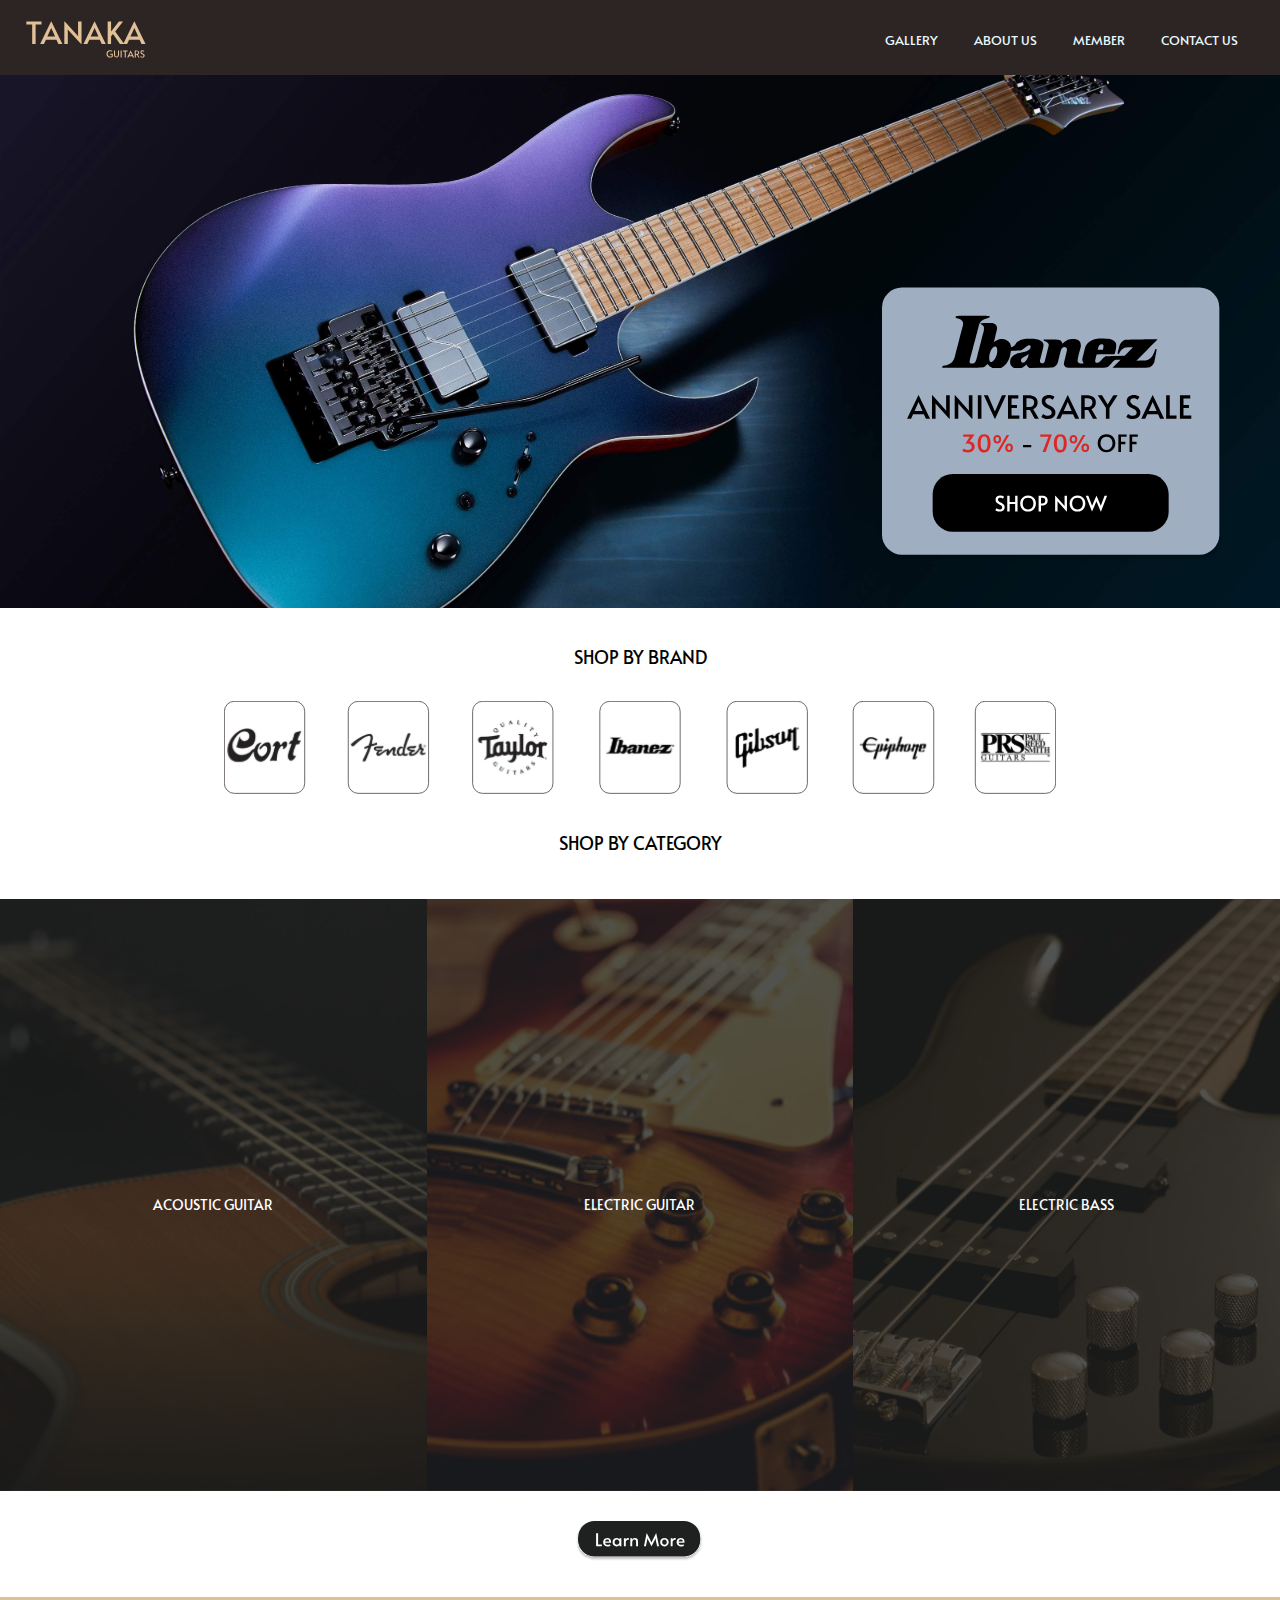
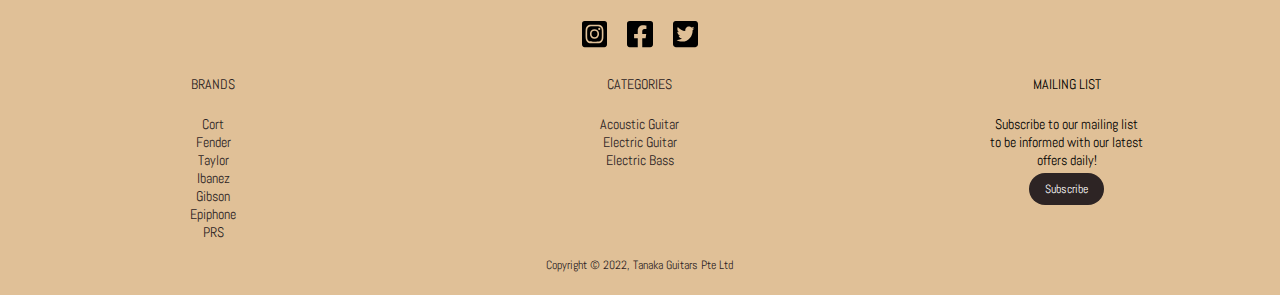
<file: index.html>
<!DOCTYPE html>
<html lang="en">
<head>
    <meta charset="UTF-8">
    <meta http-equiv="X-UA-Compatible" content="IE=edge">
    <meta name="viewport" content="width=device-width, initial-scale=1.0">
    <title>Tanaka</title>
    <link rel="stylesheet" href="style.css">
    <link rel="preconnect" href="https://fonts.googleapis.com">
    <link rel="preconnect" href="https://fonts.gstatic.com" crossorigin>
    <link href="https://fonts.googleapis.com/css2?family=Abel&family=Alata&display=swap" rel="stylesheet">
</head>
<body>
    
    <!--Header-->
    <section class="header">
        
      <nav>
          <a href="index.html" class="img"><img src="images/TANAKA GUITARS.svg" alt="LOGO"></a>
          <div class="nav-links">
              <ul>
                  <li><a href="gallery.html">GALLERY</a></li>
                  <li><a href="about.html">ABOUT US</a></li>
                  <li><a href="member.html">MEMBER</a></li>
                  <li><a href="contact.html">CONTACT US</a></li>
              </ul>
          </div>
      </nav>

    </section>
    <!--Home-->

    <section class="home">

      <div class="gallery-images">
        <img src="images/Promo Banner.svg" alt="">
      </div>

      <!-- <div class="hp-banner">
        <a href="gallery.html"><img src="images/Promo.svg" alt="PB"></a>
      </div> -->

      <div class="hp-text">
        <p>SHOP BY BRAND</p>
      </div>

      <div class="hp-brands">
        <a href="gallery.html"><img src="images/Brands.svg" alt="PB"></a>
      </div>

      <div class="hp-text">
        <p>SHOP BY CATEGORY</p>
      </div>

      <div class="hp-categories">

        <div class="cat-row">

          <div class="cat-col-1">
            <a href="gallery.html">
              <img src="images/Acoustic Guitar (BG).svg" alt="Acoustic">
              <div class="layer">
                <h3>ACOUSTIC GUITAR</h3>
              </div>
            </a>
          </div>

          <div class="cat-col-2">
            <a href="gallery.html">
              <img src="images/Electric Guitar (BG).svg" alt="Electric">
              <div class="layer">
                <h3>ELECTRIC GUITAR</h3>
              </div>
            </a>
          </div>

          <div class="cat-col-3">
            <a href="gallery.html">
              <img src="images/Electric Bass (BG).svg" alt="Bass">
              <div class="layer">
                <h3>ELECTRIC BASS</h3>
              </div>
            </a>            
          </div>
          
        </div>

      </div>

      <div class="learn-more-btn">
        <a href="#"><img src="images/Learn More.svg" alt=""></a>
      </div>

    </section>

    <!--Footer-->

    <section class="footer">

        <br>

        <div class="icons">
          <ul>
            <li><a href="https://www.instagram.com/"><img src="images/instagram-square-brands.svg" alt="IG"></a></li>
            <li><a href="https://facebook.com/"><img src="images/facebook-square-brands.svg" alt="FB"></a></li>
            <li><a href="https://www.twitter.com/"><img src="images/twitter-square-brands.svg" alt="TW"></a></li>
          </ul>
        </div>

        <br>

        <div class="footer-row">
            <div class="footer-col">
                <h2>BRANDS</h2>
                <br>
                <a href="gallery.html"><h2>Cort</h2></a>
                <a href="gallery.html"><h2>Fender</h2></a>
                <a href="gallery.html"><h2>Taylor</h2></a>
                <a href="gallery.html"><h2>Ibanez</h2></a>
                <a href="gallery.html"><h2>Gibson</h2></a>
                <a href="gallery.html"><h2>Epiphone</h2></a>
                <a href="gallery.html"><h2>PRS</h2></a>
            </div>
            <div class="footer-col">
                <h2>CATEGORIES</h2>
                <br>
                <a href="gallery.html"><h2>Acoustic Guitar</h2></a>
                <a href="gallery.html"><h2>Electric Guitar</h2></a>
                <a href="gallery.html"><h2>Electric Bass</h2></a> 
                <br>
                <br>
                <br>
                <br>
                <p>Copyright © 2022, Tanaka Guitars Pte Ltd</p>
                <br>
            </div>
            <div class="footer-col-exc">
                <h2>MAILING LIST</h2> 
                <br>
                <h2>Subscribe to our mailing list</h2>
                <h2>to be informed with our latest</h2>
                <h2>offers daily!</h2>
                <a href="member.html" class="sub-btn">Subscribe</a>
            </div>
        </div>

    </section>

</body>
</html>
</file>
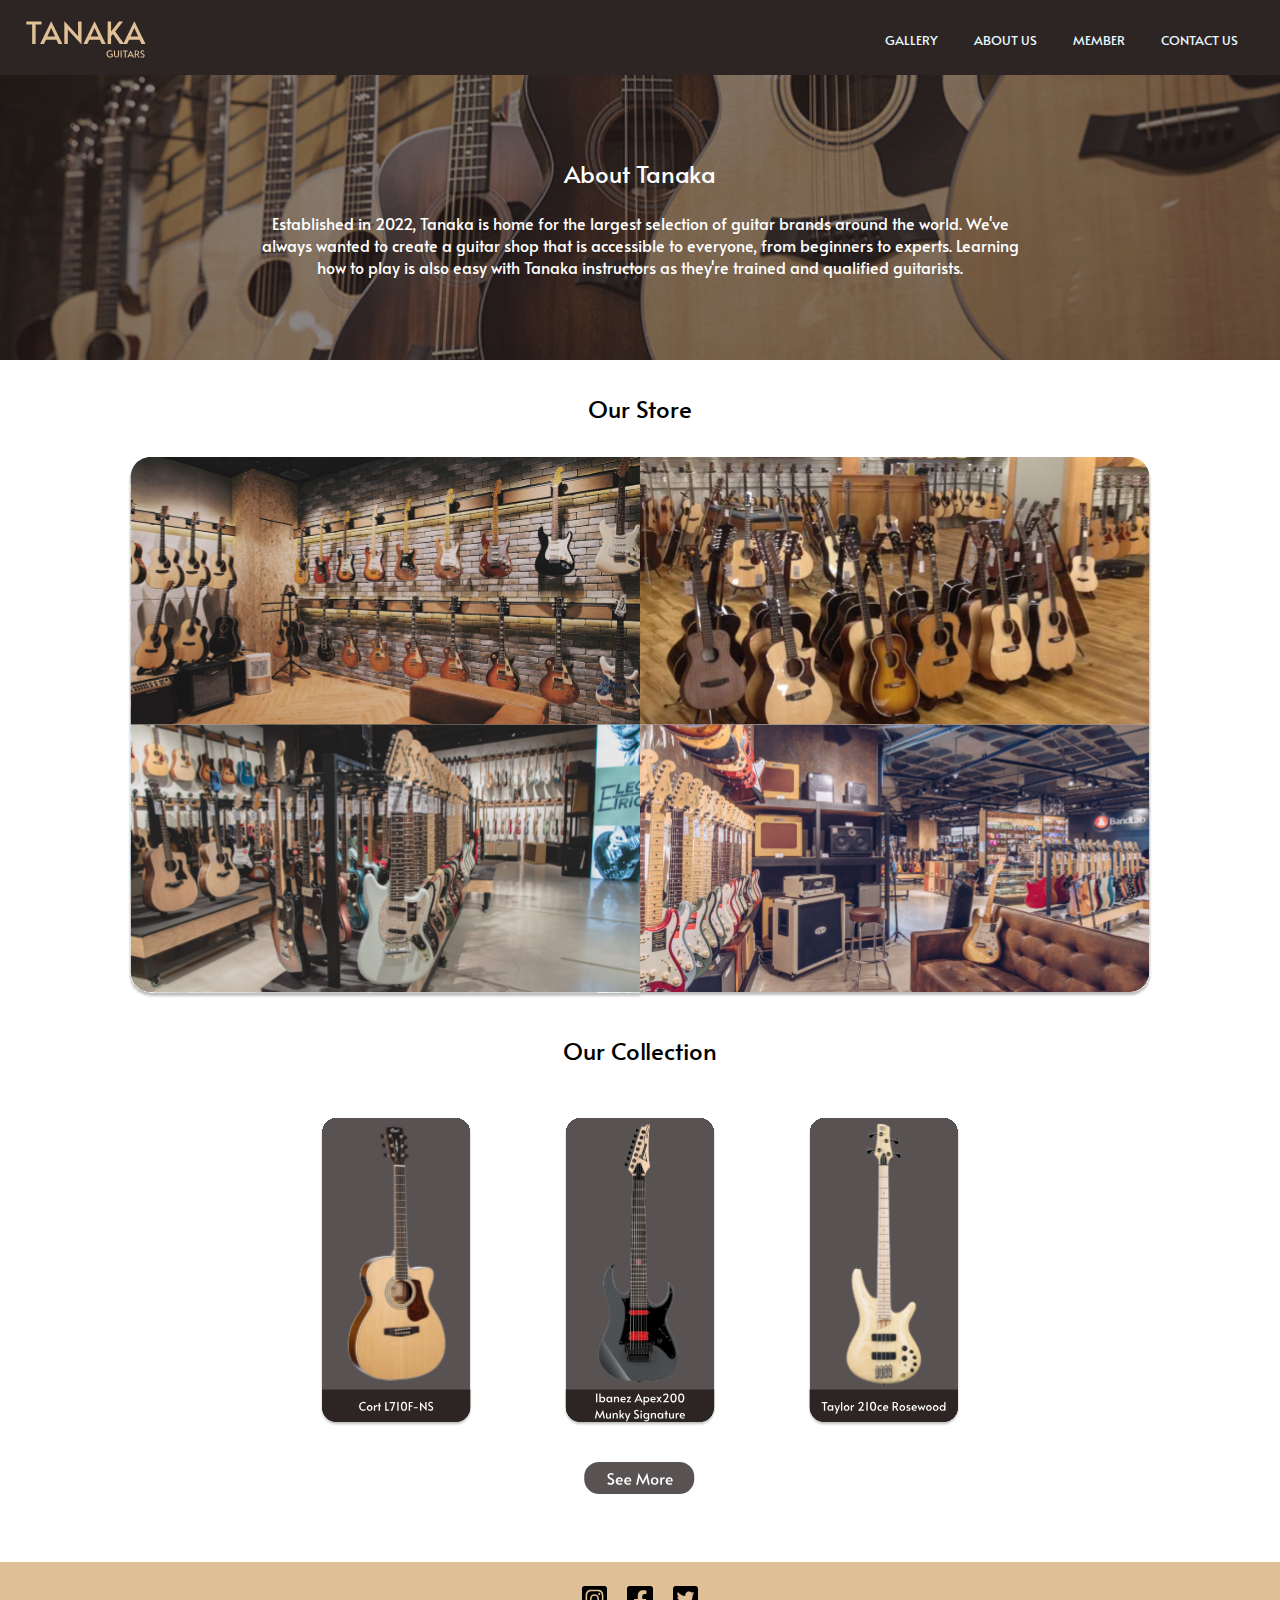
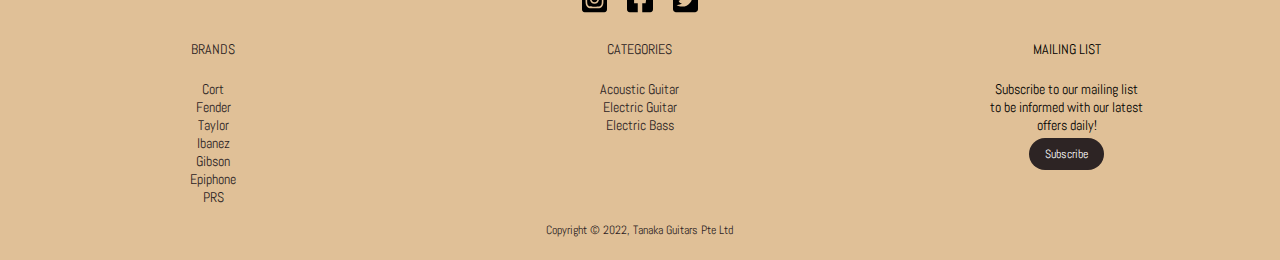
<file: about.html>
<!DOCTYPE html>
<html lang="en">
<head>
    <meta charset="UTF-8">
    <meta http-equiv="X-UA-Compatible" content="IE=edge">
    <meta name="viewport" content="width=device-width, initial-scale=1.0">
    <title>Tanaka</title>
    <link rel="stylesheet" href="style.css">
    <link rel="preconnect" href="https://fonts.googleapis.com">
    <link rel="preconnect" href="https://fonts.gstatic.com" crossorigin>
    <link href="https://fonts.googleapis.com/css2?family=Abel&family=Alata&display=swap" rel="stylesheet">
</head>
<body>
    
    <!--Header-->
    <section class="header">
        
        <nav>
            <a href="index.html" class="img"><img src="images/TANAKA GUITARS.svg" alt="LOGO"></a>
            <div class="nav-links">
                <ul>
                    <li><a href="gallery.html">GALLERY</a></li>
                    <li><a href="about.html">ABOUT US</a></li>
                    <li><a href="member.html">MEMBER</a></li>
                    <li><a href="contact.html">CONTACT US</a></li>
                </ul>
            </div>
        </nav>
         
    </section>
    
    <!--About Us-->

    <section class="about-us">

        <div class="about-us-bg">
            <div class="spacer">
                <h2>About Tanaka</h2>
                <br>
                <p>Established in 2022, Tanaka is home for the largest selection of guitar brands around the world. We've</p>
                <p>always wanted to create a guitar shop that is accessible to everyone, from beginners to experts. Learning</p>
                <p>how to play is also easy with Tanaka instructors as they're trained and qualified guitarists.</p>
            </div>
        </div>
        
        <div class="about-us-text">
            <h2>Our Store</h2>
        </div>

        <div class="store-page-img">
            <img src="images/Store Pic.svg" alt="">
        </div>

        <div class="about-us-text">
            <h2>Our Collection</h2>
        </div>

        <div class="about-us-collection">
            <img src="images/About Us Collection.svg" alt="">
        </div>

        <div class="see-more-btn">
            <a href="#"><img src="images/See More.svg" alt=""></a>
        </div>
        
    </section>

    <!--Footer-->

    <section class="footer">

        <br>

        <div class="icons">
          <ul>
            <li><a href="https://www.instagram.com/"><img src="images/instagram-square-brands.svg" alt="IG"></a></li>
            <li><a href="https://facebook.com/"><img src="images/facebook-square-brands.svg" alt="FB"></a></li>
            <li><a href="https://www.twitter.com/"><img src="images/twitter-square-brands.svg" alt="TW"></a></li>
          </ul>
        </div>

        <br>

        <div class="footer-row">
            <div class="footer-col">
                <h2>BRANDS</h2>
                <br>
                <a href="gallery.html"><h2>Cort</h2></a>
                <a href="gallery.html"><h2>Fender</h2></a>
                <a href="gallery.html"><h2>Taylor</h2></a>
                <a href="gallery.html"><h2>Ibanez</h2></a>
                <a href="gallery.html"><h2>Gibson</h2></a>
                <a href="gallery.html"><h2>Epiphone</h2></a>
                <a href="gallery.html"><h2>PRS</h2></a>
            </div>
            <div class="footer-col">
                <h2>CATEGORIES</h2>
                <br>
                <a href="gallery.html"><h2>Acoustic Guitar</h2></a>
                <a href="gallery.html"><h2>Electric Guitar</h2></a>
                <a href="gallery.html"><h2>Electric Bass</h2></a> 
                <br>
                <br>
                <br>
                <br>
                <p>Copyright © 2022, Tanaka Guitars Pte Ltd</p>
                <br>
            </div>
            <div class="footer-col-exc">
                <h2>MAILING LIST</h2> 
                <br>
                <h2>Subscribe to our mailing list</h2>
                <h2>to be informed with our latest</h2>
                <h2>offers daily!</h2>
                <a href="member.html" class="sub-btn">Subscribe</a>
            </div>
        </div>

    </section>

</body>
</html>
</file>
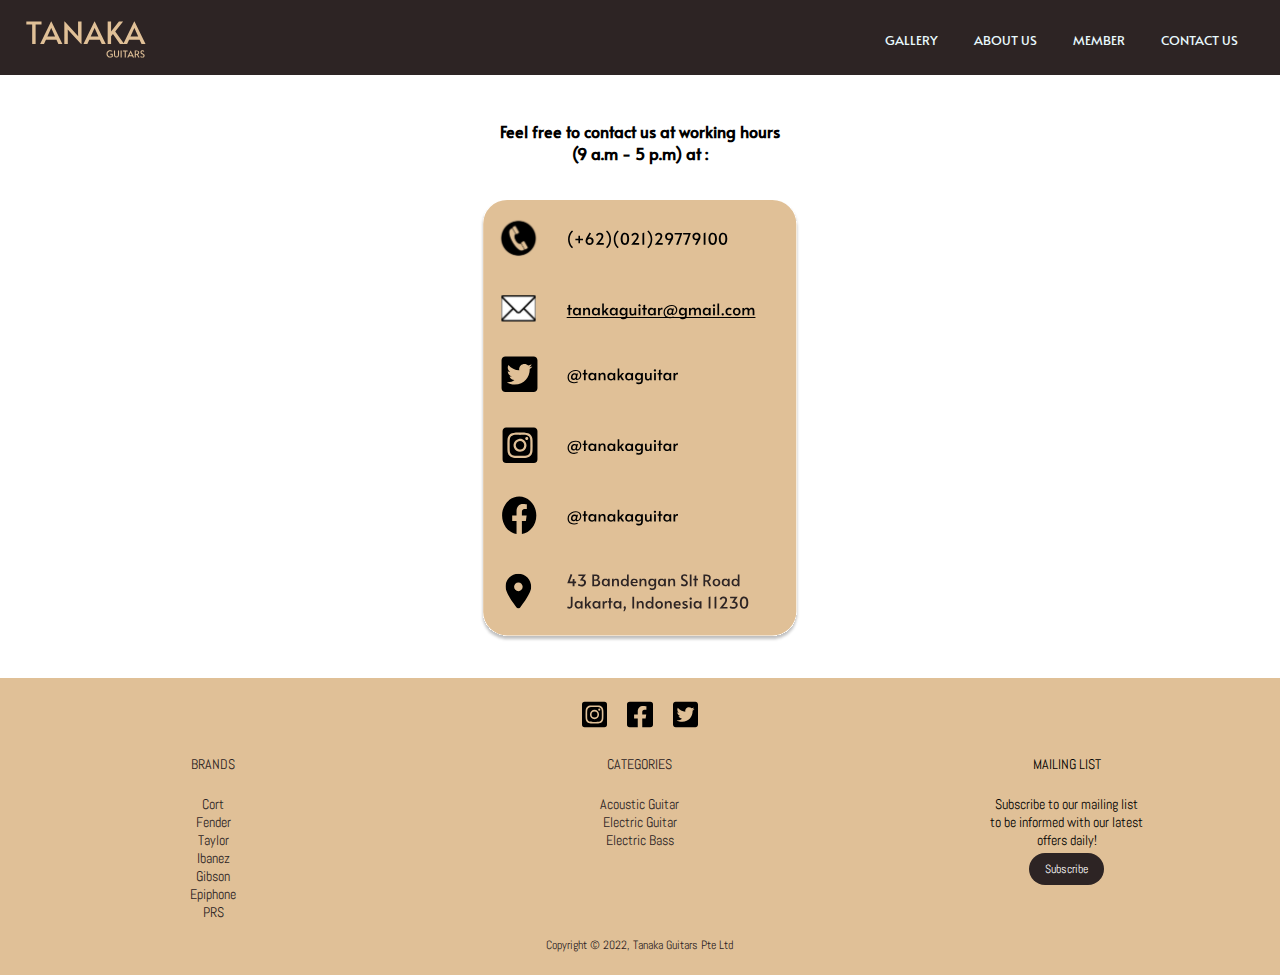
<file: contact.html>
<!DOCTYPE html>
<html lang="en">
<head>
    <meta charset="UTF-8">
    <meta http-equiv="X-UA-Compatible" content="IE=edge">
    <meta name="viewport" content="width=device-width, initial-scale=1.0">
    <title>Tanaka</title>
    <link rel="stylesheet" href="style.css">
    <link rel="preconnect" href="https://fonts.googleapis.com">
    <link rel="preconnect" href="https://fonts.gstatic.com" crossorigin>
    <link href="https://fonts.googleapis.com/css2?family=Abel&family=Alata&display=swap" rel="stylesheet">
</head>
<body>
    <!--Header-->
    <section class="header">
        
        <nav>
            <a href="index.html" class="img"><img src="images/TANAKA GUITARS.svg" alt="LOGO"></a>
            <div class="nav-links">
                <ul>
                    <li><a href="gallery.html">GALLERY</a></li>
                    <li><a href="about.html">ABOUT US</a></li>
                    <li><a href="member.html">MEMBER</a></li>
                    <li><a href="contact.html">CONTACT US</a></li>
                </ul>
            </div>
        </nav>
         
    </section>

    
    <div class="contact-text">
        <h2>Feel free to contact us at working hours<br>(9 a.m - 5 p.m) at :<br></h2>
    </div>
        <!-- <div class="contact-all">
            <div class="contact-phone">
                <img src="images/phone-logo.svg">
                <h4>(+62)(021)29779100</h4>
            </div>
            <div class="contact-mail">
                <img src="images/mail.svg">
                <h4>tanakaguitar@gmail.com</h4>
            </div>
            <div class="contact-ig">
                <img src="images/instagram-square-brands.svg">
                <h4>@tanakaguitar</h4>
            </div>
            <div class="contact-twitter">
                <img src="images/twitter-square-brands.svg">
                <h4>@tanakaguitar</h4>
            </div>
            <div class="contact-fb">
                <img src="images/facebook-brands.svg">
                <h4>@tanakaguitar</h4>
            </div>
            <div class="contact-loc">
                <img src="images/location-dot-solid.svg">
                <h4>43 Bandengan Slt Road
                    Jakarta, Indonesia 11230</h4>
            </div>
        </div> -->
    <div class="contacts">
        <img src="images/Contact.svg" alt="Contact">
    </div>

    <section class="footer">

        <br>

        <div class="icons">
          <ul>
            <li><a href="https://www.instagram.com/"><img src="images/instagram-square-brands.svg" alt="IG"></a></li>
            <li><a href="https://facebook.com/"><img src="images/facebook-square-brands.svg" alt="FB"></a></li>
            <li><a href="https://www.twitter.com/"><img src="images/twitter-square-brands.svg" alt="TW"></a></li>
          </ul>
        </div>

        <br>

        <div class="footer-row">
            <div class="footer-col">
                <h2>BRANDS</h2>
                <br>
                <a href="gallery.html"><h2>Cort</h2></a>
                <a href="gallery.html"><h2>Fender</h2></a>
                <a href="gallery.html"><h2>Taylor</h2></a>
                <a href="gallery.html"><h2>Ibanez</h2></a>
                <a href="gallery.html"><h2>Gibson</h2></a>
                <a href="gallery.html"><h2>Epiphone</h2></a>
                <a href="gallery.html"><h2>PRS</h2></a>
            </div>
            <div class="footer-col">
                <h2>CATEGORIES</h2>
                <br>
                <a href="gallery.html"><h2>Acoustic Guitar</h2></a>
                <a href="gallery.html"><h2>Electric Guitar</h2></a>
                <a href="gallery.html"><h2>Electric Bass</h2></a> 
                <br>
                <br>
                <br>
                <br>
                <p>Copyright © 2022, Tanaka Guitars Pte Ltd</p>
                <br>
            </div>
            <div class="footer-col-exc">
                <h2>MAILING LIST</h2> 
                <br>
                <h2>Subscribe to our mailing list</h2>
                <h2>to be informed with our latest</h2>
                <h2>offers daily!</h2>
                <a href="member.html" class="sub-btn">Subscribe</a>
            </div>
        </div>

    </section>

</body>
</html>
</file>
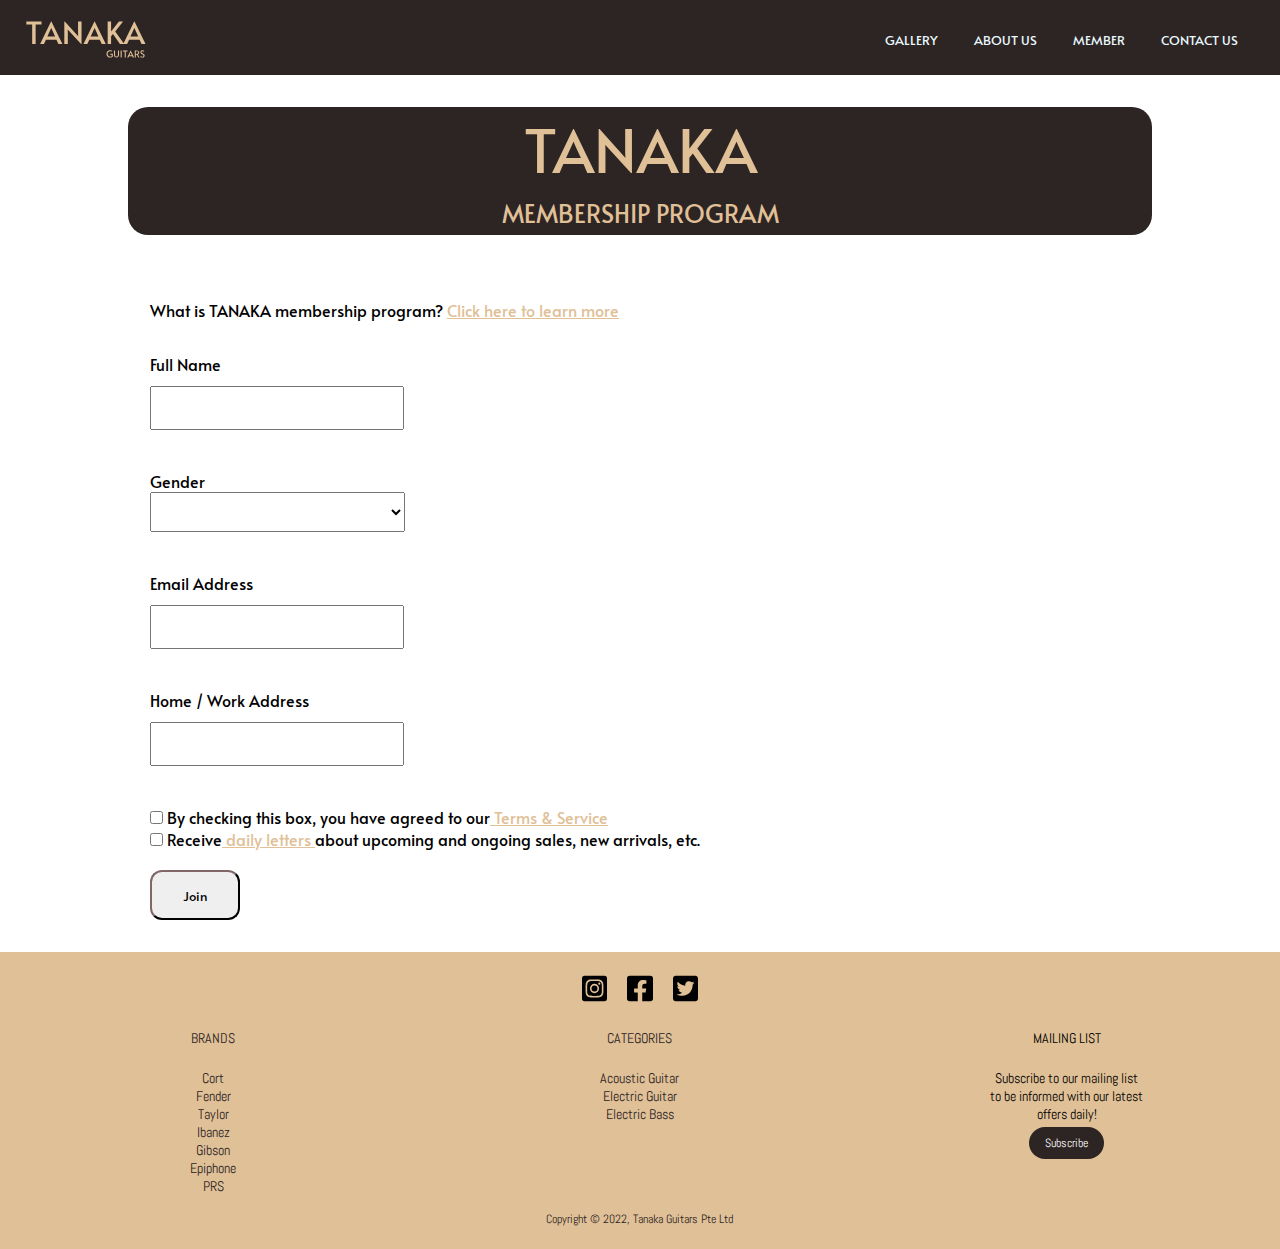
<file: member.html>
<!DOCTYPE html>
<html lang="en">
<head>
    <meta charset="UTF-8">
    <meta http-equiv="X-UA-Compatible" content="IE=edge">
    <meta name="viewport" content="width=device-width, initial-scale=1.0">
    <title>Tanaka</title>
    <link rel="stylesheet" href="style.css">
    <link rel="preconnect" href="https://fonts.googleapis.com">
    <link rel="preconnect" href="https://fonts.gstatic.com" crossorigin>
    <link href="https://fonts.googleapis.com/css2?family=Abel&family=Alata&display=swap" rel="stylesheet">
</head>
<body>
    
    <!--Header-->
    <section class="header">
        
        <nav>
            <a href="index.html" class="img"><img src="images/TANAKA GUITARS.svg" alt="LOGO"></a>
            <div class="nav-links">
                <ul>
                    <li><a href="gallery.html">GALLERY</a></li>
                    <li><a href="about.html">ABOUT US</a></li>
                    <li><a href="member.html">MEMBER</a></li>
                    <li><a href="contact.html">CONTACT US</a></li>
                </ul>
            </div>
        </nav>
    </section>

    <section>

    <section class="title">
        <h1>TANAKA</h1>
        <b>MEMBERSHIP PROGRAM</b>
    </section>
        
    <section class="more">
        <p>What is TANAKA membership program? <a href="#"> Click here to learn more</a></p>
    </section>

    <section class="form">
        <form name="membership" method="post" onsubmit="return validate()"action="">
            <div class="container">
                <label for="fname">Full Name</label><br>
                <input type="text" placeholder="" name="fname" id="fname"><br>
                <label for="gender">Gender</label><br>
                <select name="gender" required>
                    <option value="none" selected></option>
                    <option value="male">Male</option>
                    <option value="female">Female</option>
                    <option value="other">Other</option>
                </select>
                <br><label for="email">Email Address</label><br>
                <input type="text" placeholder=""name="email" id="email"><br>
                <label for="address">Home / Work Address</label><br>
                <input type="text" placeholder=""name="address" id="address"><br>
                <input type="checkbox" id="terms">
                <label for="terms">By checking this box, you have agreed to our<a href="#" class="orgclr"> Terms & Service</a></label><br>
                <input type="checkbox" id="letter">
                <label for="letter">Receive<a href="#" class="orgclr"> daily letters </a>about upcoming and ongoing sales, new arrivals, etc.</label><br>
                <button type="submit" class="join" onclick="validate()">Join</button>
                </div>
        </form>
    </section>

    <section class="footer">

        <br>

        <div class="icons">
          <ul>
            <li><a href="https://www.instagram.com/"><img src="images/instagram-square-brands.svg" alt="IG"></a></li>
            <li><a href="https://facebook.com/"><img src="images/facebook-square-brands.svg" alt="FB"></a></li>
            <li><a href="https://www.twitter.com/"><img src="images/twitter-square-brands.svg" alt="TW"></a></li>
          </ul>
        </div>

        <br>

        <div class="footer-row">
            <div class="footer-col">
                <h2>BRANDS</h2>
                <br>
                <a href="gallery.html"><h2>Cort</h2></a>
                <a href="gallery.html"><h2>Fender</h2></a>
                <a href="gallery.html"><h2>Taylor</h2></a>
                <a href="gallery.html"><h2>Ibanez</h2></a>
                <a href="gallery.html"><h2>Gibson</h2></a>
                <a href="gallery.html"><h2>Epiphone</h2></a>
                <a href="gallery.html"><h2>PRS</h2></a>
            </div>
            <div class="footer-col">
                <h2>CATEGORIES</h2>
                <br>
                <a href="gallery.html"><h2>Acoustic Guitar</h2></a>
                <a href="gallery.html"><h2>Electric Guitar</h2></a>
                <a href="gallery.html"><h2>Electric Bass</h2></a> 
                <br>
                <br>
                <br>
                <br>
                <p>Copyright © 2022, Tanaka Guitars Pte Ltd</p>
                <br>
            </div>
            <div class="footer-col-exc">
                <h2>MAILING LIST</h2> 
                <br>
                <h2>Subscribe to our mailing list</h2>
                <h2>to be informed with our latest</h2>
                <h2>offers daily!</h2>
                <a href="member.html" class="sub-btn">Subscribe</a>
            </div>
        </div>

    </section>
    <script src="form.js"></script>

</body>
</html>
</file>
<file: style.css>
*{
    font-family: 'Abel', sans-serif;
    font-family: 'Alata', sans-serif;
    margin: 0;
    padding: 0;
}

/* Header */
.header{
    min-height: 8vh;
    width: 100%;
    background-color: #2D2424;
    background-position: center;
    background-size: cover;
    position: relative;
}

nav{
    display: flex;
    padding: 1% 2%;
    justify-content: space-between;
    align-items: center;
}

nav img{
    width: 120px;
    padding-top: 8px;
}

.nav-links ul li{
    list-style: none;
    display: inline-block;
    padding: 8px 16px;
    position: relative;
}

.nav-links ul li a{
    color: #E8F9FD;
    text-decoration: none;
    font-size: 13px;
    font-style: normal;
}

.nav-links ul li a:hover{
    color: #E0C097;
    transition: 0.2s;
}

/*Footer*/

.footer{
    margin: 100px auto;
    margin-top: 32px;
    width: 100%;
    text-align: center;
    align-items: center;
    justify-content: center;
    background-color: #E0C097;
    background-position: center;
    background-size: cover;
    position: absolute;
}

.icons ul li{
    display: inline;
    text-align: center  
}

.icons ul li a{
    display: inline;
    /* width: 1.5%; */
    border-radius: 0;
    padding: 8px;
    margin: auto;
}

.icons ul li a img{
    width: 2%;
}

.footer-col{
    float: left;
    width: 33.33%;
    color: #2D2424;
}

.footer-col-exc{
    float: left;
    width: 33.33%;
}

.copyright{
    width: 100%;
    align-items: center;
    text-align: center;
    font-family: 'Abel';
    font-weight: 100;
}

.footer h2{
    font-family: 'Abel';
    font-weight: 100;
    font-size: 14px;
}

.footer p{
    font-family: 'Abel';
    font-weight: 100;
    font-size: 12px;
}

.footer-col a{
    text-decoration: none;
    color: #2D2424;
}

.sub-btn{
    display: inline-block;
    text-decoration: none;
    color: white;
    border: none;
    margin-top: 4px;
    padding: 8px 16px;
    font-size: 12px;
    font-weight: 100;
    font-family: 'Abel';
    background: #2D2424;
    position: relative;
    cursor: pointer;
    border-radius: 30px;
}

/*Home*/

.home{
    margin: auto;
    /* width: 80%; */
    border-radius: 1px;
    text-align: center;
}

/* .hp-banner{
    justify-content: center;
}

.hp-banner img{
    width: 80%;
    padding-top: 32px;
} */

.hp-text{
    padding: 32px;
}

.hp-text p{
    font-family: 'Alata';
    text-align: center;
    font-size: 18px;
}

.hp-brands img{
    width: 65%;
}

.learn-more-btn{
    justify-content: center;
    display: flex;
    position: relative;
    margin: auto;
}

.learn-more-btn img{
    padding: 0;
    display: inline-block;
    width: 55%;
}

/*Home - Category*/

.cat-col-1{
    flex-basis: 33.33%;
    margin-bottom: 30px;
    position: relative;
    overflow: hidden;
}

.cat-col-1 img{
    width: 100%;
    display: block;
}

.cat-col-2{
    flex-basis: 33.33%;
    border-radius: 0px;
    margin-bottom: 30px;
    position: relative;
    overflow: hidden;
}

.cat-col-2 img{
    width: 100%;
    display: block;
}

.cat-col-3{
    flex-basis: 33.33%;
    margin-bottom: 30px;
    position: relative;
    overflow: hidden;
}

.cat-col-3 img{
    width: 100%;
    display: block;
}

.layer{
    background: #1f2020c6;
    height: 100%;
    width: 100%;
    position: absolute;
    top: 0;
    left: 0;
    transition: 0.4s;
}

.layer:hover{
    background-color: rgba(0, 0, 0, 0);
}

.layer h3{
    width: 100%;
    font-weight: 300;
    color: white;
    font-size: 14px;
    top: 50%;
    left: 50%;
    transform: translatex(-50%);
    position: absolute;
    opacity: 1;
    transition: 0.4s;
}

.layer:hover h3{
    top: 80%;
    opacity: 1;
    color: white;
}

.cat-row{
    margin-top: 12px;
    display: flex;
    justify-content: space-between;
    cursor: pointer;
}

/*Gallery*/

.gallery{
    text-align: center;
    align-items: center;
}

.gallery h2{
    font-family: 'Alata';
    font-size: 28px;
    font-weight: 200;
    text-align: center;
    padding: 24px;
}

.gallery-images img{
    width: 100%;
}

.gallery-brands{
    justify-content: center;
    display: flex;
    position: relative;
    margin: auto;
}

.gallery-brands img{
    padding: 24px;
    display: block;
    width: 20%;
}

.gallery-brands-exc{
    justify-content: center;
    display: flex;
    position: relative;
    margin: auto;
}

.gallery-brands-exc img{
    padding: 24px;
    display: block;
    width: 25%;
}

.gallery-groups{
    justify-content: center;
    display: flex;
    position: relative;
    margin: auto;
}

.gallery-groups img{
    padding: 0;
    display: block;
    width: 50%;
}

.see-more-btn{
    text-align: center;
    align-items: center;
    justify-content: center;
    justify-content: center;
    display: flex;
    position: relative;
    margin: 32px;
}

.see-more-btn img{
    padding: 0;
    display: inline-block;
    width: 50%;
}

/*About Us*/

.about-us-bg{
    text-align: center;
    justify-content: center;
    background-image: url(images/about-bg.svg);
    background-position: center center;
    background-size: cover;
    background-repeat: no-repeat;
    position: relative;
    display: flex;
}

.spacer{
    padding-top: 82px;
    padding-bottom: 82px;
    color: white;
}

.spacer h2{
    font-weight: 400;
}

.spacer p{
    font-weight: 10;
}

.about-us-text{
    padding: 32px;
    text-align: center;
}

.about-us-text h2{
    font-weight: 400;
}

.store-page-img{
    text-align: center;
    align-items: center;
    justify-content: center;
}

.store-page-img img{
    width: 80%;
}

.about-us-collection{
    text-align: center;
    align-items: center;
    justify-content: center;
}

.about-us-collection img{
    width: 50%;
}

/*contact us*/
.text{
    margin-top: -50px;
}

/* .contact-text{
    justify-content: center;
    align-items: center;
    text-align: center;
    margin-top: 72px;
    margin-bottom: 28px;
} */
.contact-text{
    justify-content: center;
    align-items: center;
    text-align: center;
    margin-top: 5vh;
    margin-bottom: 4vh;
}

.contact-text h2{
    font-size: medium;
}

/* .contact-all{
    justify-content: center;
    width: 35%;
    height: 615px;
    margin: auto;
    background-color: #E0C097;
    border-radius: 30px;
    margin-top: -50px;
}

.contact-phone img{
    padding: 50px;
    margin-top: 50px;
    margin-left: 8px;
    width: 75px;
    height: 45px;
    display: grid;
}

.contact-phone h4{
    padding: 40px;
    margin-left: 9.5rem;
    margin-top: -8rem;
    font-size: 14px;
}

.contact-mail img{
    width: 45px;
    height: 40px;
    margin-left: 4.5rem;
    margin-top: 1.5rem;
}
.contact-mail h4{
    margin-left: 12rem;
    margin-top: -2.5rem;
    font-size: 14px;
}
.contact-ig img{
    width: 43px;
    height: 65px;
    margin-left: 4.5rem;
    margin-top: 3rem;
}
.contact-ig h4{
    margin-left: 11.9rem;
    margin-top: -3.5rem;
    font-size: 14px;
}
.contact-twitter img{
    width: 45px;
    height: 55px;
    margin-left: 4.5rem;
    margin-top: 4rem;
}

.contact-twitter h4{
    margin-left: 11.8rem;
    margin-top: -3rem;
    font-size: 14px;
}
.contact-fb img{
    width: 55px;
    height: 45px;
    margin-left: 4rem;
    margin-top: 4rem;
}
.contact-fb h4{
    margin-left: 11.7rem;
    margin-top: -2.5rem;
    font-size: 14px;
}
.contact-loc img{
    width: 43px;
    height: 50px;
    margin-left: 4.4rem;
    margin-top: 5rem;
}
.contact-loc h4{
    margin-left: 11.5rem;
    margin-top: -3rem;
    font-size: 14px;
} */

/*membership*/
.title{
    text-align: center;
    background-color: #2D2424;
    border-radius: 20px;
    width: 80%;
    margin: 32px auto;
    margin-bottom: 0;
    position: relative;
    background-position: center;
    justify-content: center;
    align-items: center;
}

.title h1{
    font-weight: 400;
    font-size: 60px;
    color: #E0C097;
}

.title b{
    font-weight: 400;
    font-size: 25px;
    line-height: 45px;
    color: #E0C097;
}

.more{
    width: 80%;
    justify-content: left;
}

.more p{
    font-weight: 400;
    font-size: 16px;
    line-height: 150px;
    margin-left: 150px;
}

.more a{
    color: #E0C097;
}

.form{
    margin-left: 150px;
    display: grid;
    align-items: center;
    position: relative;
    margin-top: -2rem;
}
input[type=text]{
    margin: 11px 20px 40px 0;
    display: inline-block;
    width: 250px;
    height: 40px;
}
.form select{
    width: 255px;
    height: 40px;
    margin-bottom: 40px;
}
.valid{
    margin: 0px 150px 50px;
}

.join{
    margin-top: 20px;
    width: 90px;
    height: 50px;
    border-radius: 12px;
    border-color: #2D2424;
    cursor: pointer;
}
.valid a{
    color: #E0C097;
}

.orgclr{
    color: #E0C097;
}

.contacts{
    text-align: center;
    align-items: center;
    justify-content: center;
}

.contacts img{
    width: 25%;
}

/*Media*/

@media(max-width: 800px){

    /* Header */

    .header{
        min-height: 17vh;
        width: 100%;
        background-color: #2D2424;
        background-position: center;
        background-size: cover;
        position: fixed;
        /* border-top-left-radius: 10%; */
        border-bottom-right-radius: 25px;
        border-bottom-left-radius: 25px;
        top: 0;
        z-index: 2;
    }

    nav{
        text-align: center;
        align-items: center;
        justify-content: center;
    }
    
    .img{
        position: absolute;
        text-align: center;
        justify-content: center;
        top: 8px;
    }

    .img img{
        width: 120px;
    }

    .nav-links ul li{
        list-style: none;
        display: inline-block;
        padding: 8px 16px;
        position: relative;
        top: 50px;
    }

    .nav-links ul li a{
        color: #E8F9FD;
        text-decoration: none;
        font-size: small;
        font-weight: 200;
        font-style: normal;
    }

    .nav-links ul li a:hover{
        color: #E0C097;
        transition: 0.2s;
    }

    /*Footer*/
    .icons ul li a img{
        width: 5%;
    }

    /*Home*/

    .home{
        margin-top: 65px;
    }
    .hp-text p{
        font-size: medium;
    }

    .hp-brands img{
        width: 90%;
    }

    .layer h3{
        font-size: smaller;
    }
    .learn-more-btn img{
        width: 45%;
    }

    /*About Us*/
    .spacer{
        padding-top: 41px;
        padding-bottom: 41px;
        color: white;
    }
    
    .spacer h2{
        font-weight: 400;
        font-size: medium;
    }
    
    .spacer p{
        font-weight: 10;
        font-size: x-small;
    }

    /*Gallery*/
    .gallery{
        margin-top: 55px;
    }

    .gallery-brands img{
        width: 45%;
    }

    .gallery-brands-exc img{
        width: 50%;
    }

    .gallery-groups img{
        width: 85%;
    }

    /*About Us*/
    .about-us{
        margin-top: 55px;
    }

    .spacer{
        padding-top: 65px;
    }

    .about-us-text h2{
        font-size: medium;
    }

    .about-us-collection img{
        width: 80%;
    }

    /*Member*/

    .title{
        margin-top: 150px;
        width: 600px;
    }

    /*Contact Us*/

    /* .text{
        margin-top: 150px;
    }
    .contact-all{
        margin-left: 90px;
    }
    .form{
        margin-left: 50px;
    }
    .more{
        margin-left: -100px;
    } */

    /* .text{
        margin-top: 125px;
    } */
    
    .contact-text{
        justify-content: center;
        align-items: center;
        text-align: center;
        margin-top: 20vh;
        margin-bottom: 4vh;
    }
    
    .contact-text h2{
        font-size: smaller;
    }
    
    .contacts img{
        width: 30%;
    }
    /* .contact-all{
        justify-content: center;
        width: 35%;
        height: 615px;
        margin: auto;
        background-color: #E0C097;
        border-radius: 30px;
        margin-top: -50px;
    }

    .contact-phone img{
        padding: 50px;
        margin-top: 50px;
        margin-left: 8px;
        width: 75px;
        height: 45px;
        display: grid;
    }
    
    .contact-phone h4{
        padding: 40px;
        margin-left: 9.5rem;
        margin-top: -8rem;
        font-size: 10px;
    }
    
    .contact-mail img{
        width: 45px;
        height: 40px;
        margin-left: 4.5rem;
        margin-top: 1.5rem;
    }
    .contact-mail h4{
        margin-left: 12rem;
        margin-top: -2.5rem;
        font-size: 10px;
    }
    .contact-ig img{
        width: 43px;
        height: 65px;
        margin-left: 4.5rem;
        margin-top: 3rem;
    }
    .contact-ig h4{
        margin-left: 11.9rem;
        margin-top: -3.5rem;
        font-size: 10px;
    }
    .contact-twitter img{
        width: 45px;
        height: 55px;
        margin-left: 4.5rem;
        margin-top: 4rem;
    }
    
    .contact-twitter h4{
        margin-left: 11.8rem;
        margin-top: -3rem;
        font-size: 10px;
    }
    .contact-fb img{
        width: 55px;
        height: 45px;
        margin-left: 4rem;
        margin-top: 4rem;
    }
    .contact-fb h4{
        margin-left: 11.7rem;
        margin-top: -2.5rem;
        font-size: 10px;
    }
    .contact-loc img{
        width: 43px;
        height: 50px;
        margin-left: 4.4rem;
        margin-top: 5rem;
    }
    .contact-loc h4{
        margin-left: 11.5rem;
        margin-top: -3rem;
        font-size: 10px;
    } */
}
</file>
